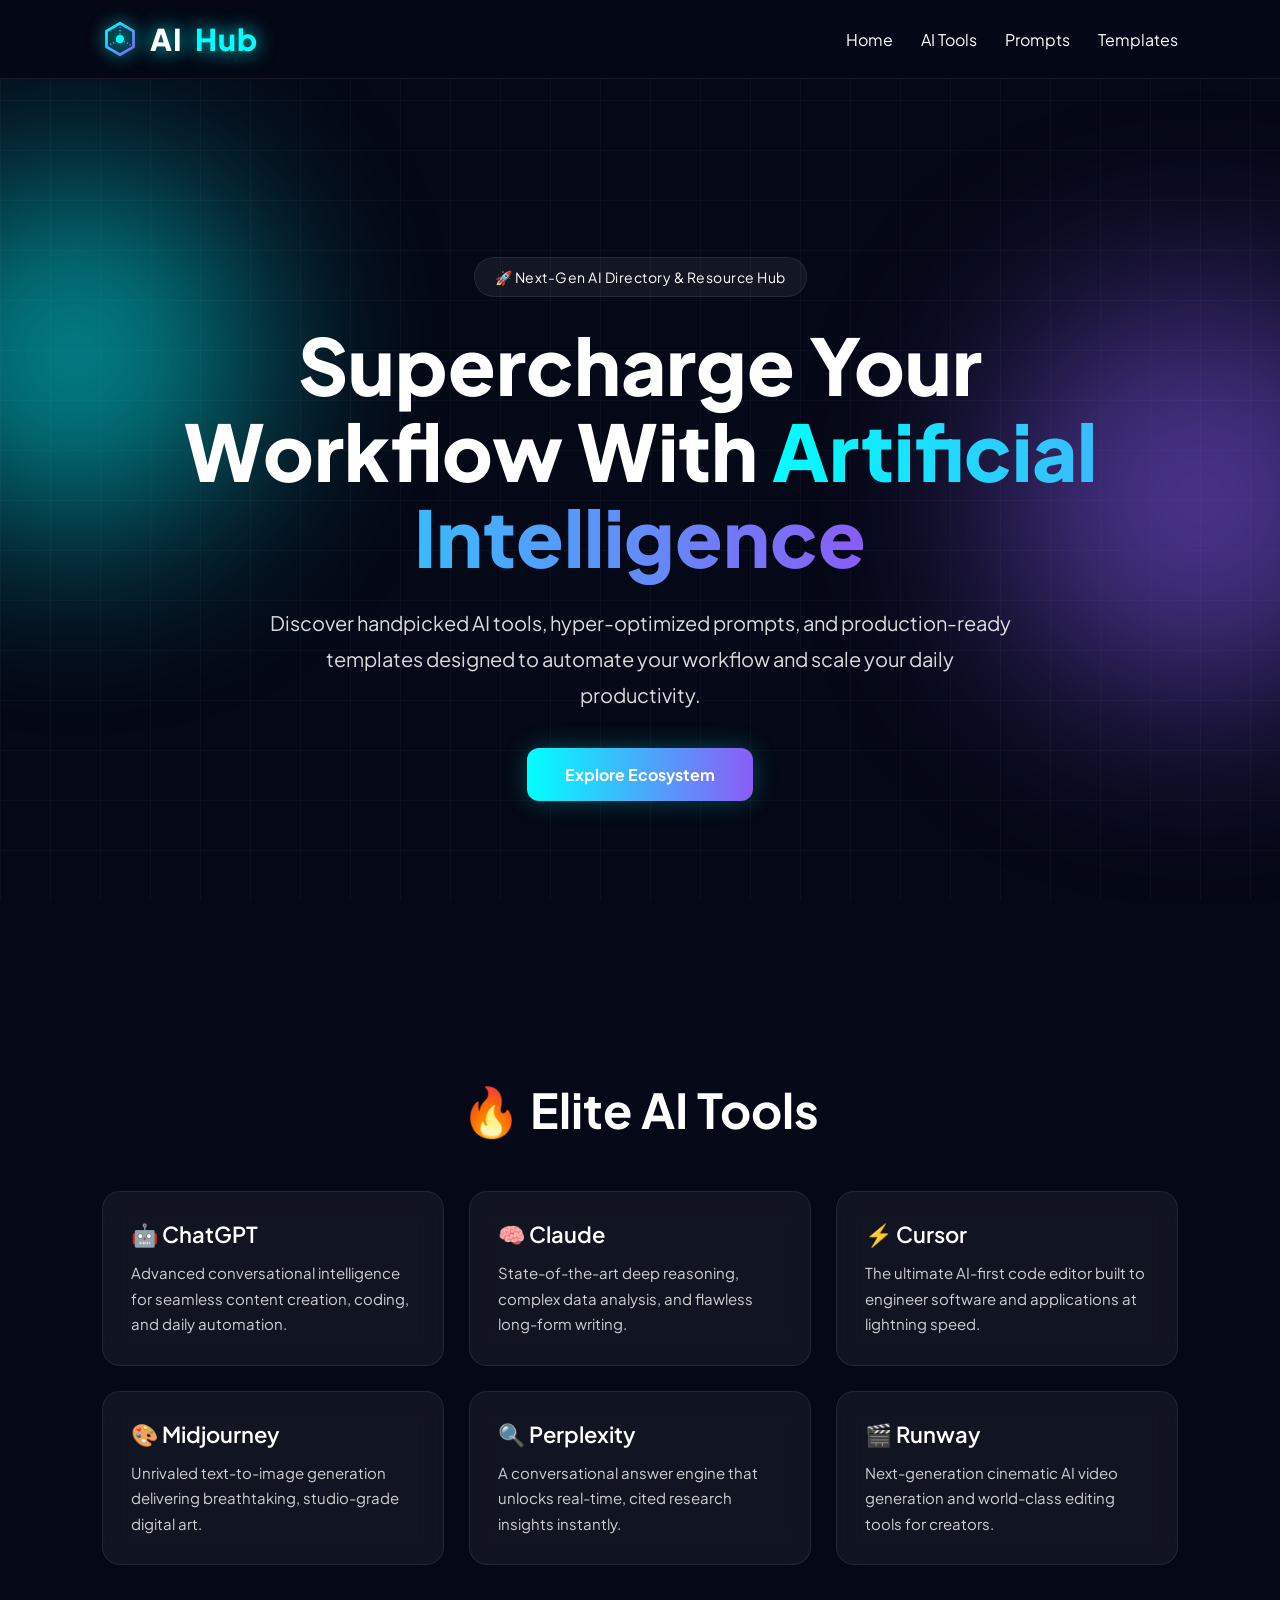
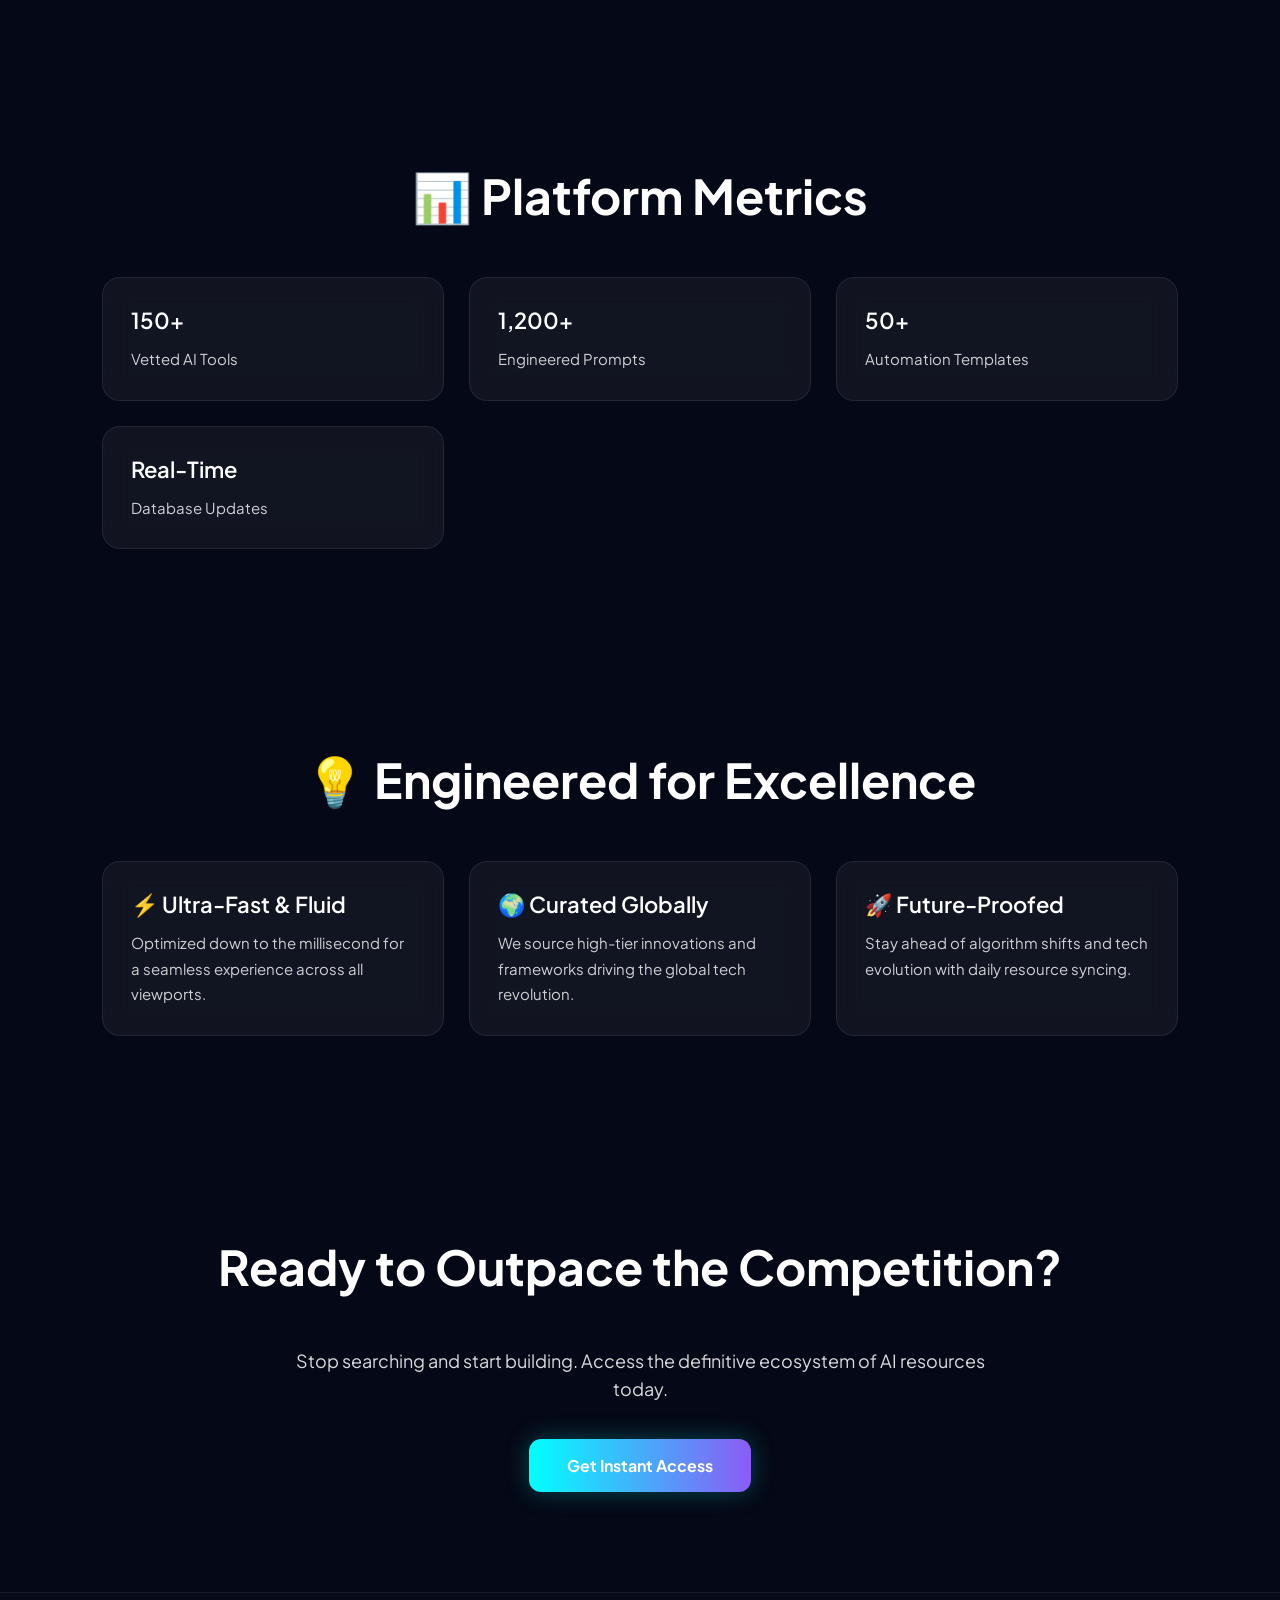
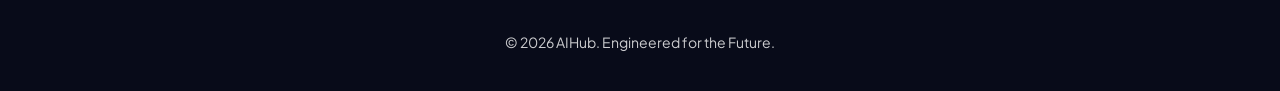
<file: index.html>
<!DOCTYPE html>
<html lang="en">
<head>
<meta charset="UTF-8">
<meta name="viewport" content="width=device-width, initial-scale=1.0">

<title>AIHub - Elevate Your Workflow with Artificial Intelligence</title>

<meta name="description" content="Discover curated AI tools, engineered prompts, and production-ready templates to automate your workflow.">

<link rel="stylesheet" href="style.css">

</head>
<body>

<header>

<div class="logo">
  <!-- LOGO SVG FUTURISTIK -->
  <svg xmlns="http://www.w3.org/2000/svg" viewBox="0 0 32 32" style="width: 36px; height: 36px; filter: drop-shadow(0 0 8px #00ffff);">
    <defs>
      <linearGradient id="aiHubGrad" x1="0%" y1="0%" x2="100%" y2="100%">
        <stop offset="0%" stop-color="#00ffff" />
        <stop offset="100%" stop-color="#8b5cf6" />
      </linearGradient>
    </defs>
    <path d="M16 2 L28 9 L28 23 L16 30 L4 23 L4 9 Z" fill="none" stroke="url(#aiHubGrad)" stroke-width="2.5" stroke-linejoin="round"/>
    <path d="M16 2 L16 16 L28 23 M16 16 L4 23" fill="none" stroke="url(#aiHubGrad)" stroke-width="1.5" stroke-linejoin="round" stroke-dasharray="1 2"/>
    <circle cx="16" cy="16" r="3.5" fill="#00ffff" />
  </svg>
  AI<span>Hub</span>
</div>

<nav>
<a href="index.html">Home</a>
<a href="ai-tools.html">AI Tools</a>
<a href="prompts.html">Prompts</a>
<a href="templates.html">Templates</a>
</nav>

</header>

<section class="hero">

<div class="orb orb1"></div>
<div class="orb orb2"></div>

<div class="hero-content">

<div class="badge">
🚀 Next-Gen AI Directory & Resource Hub
</div>

<h1>
Supercharge Your Workflow With
<span class="gradient">Artificial Intelligence</span>
</h1>

<p>
Discover handpicked AI tools, hyper-optimized prompts, and 
production-ready templates designed to automate your workflow 
and scale your daily productivity.
</p>

<a href="ai-tools.html" class="btn">
Explore Ecosystem
</a>

</div>

</section>

<section class="section">

<h2 class="section-title">
🔥 Elite AI Tools
</h2>

<div class="grid">

<div class="card">
<h3>🤖 ChatGPT</h3>
<p>Advanced conversational intelligence for seamless content creation, coding, and daily automation.</p>
</div>

<div class="card">
<h3>🧠 Claude</h3>
<p>State-of-the-art deep reasoning, complex data analysis, and flawless long-form writing.</p>
</div>

<div class="card">
<h3>⚡ Cursor</h3>
<p>The ultimate AI-first code editor built to engineer software and applications at lightning speed.</p>
</div>

<div class="card">
<h3>🎨 Midjourney</h3>
<p>Unrivaled text-to-image generation delivering breathtaking, studio-grade digital art.</p>
</div>

<div class="card">
<h3>🔍 Perplexity</h3>
<p>A conversational answer engine that unlocks real-time, cited research insights instantly.</p>
</div>

<div class="card">
<h3>🎬 Runway</h3>
<p>Next-generation cinematic AI video generation and world-class editing tools for creators.</p>
</div>

</div>

</section>

<section class="section">

<h2 class="section-title">
📊 Platform Metrics
</h2>

<div class="grid">

<div class="card">
<h3>150+</h3>
<p>Vetted AI Tools</p>
</div>

<div class="card">
<h3>1,200+</h3>
<p>Engineered Prompts</p>
</div>

<div class="card">
<h3>50+</h3>
<p>Automation Templates</p>
</div>

<div class="card">
<h3>Real-Time</h3>
<p>Database Updates</p>
</div>

</div>

</section>

<section class="section">

<h2 class="section-title">
💡 Engineered for Excellence
</h2>

<div class="grid">

<div class="card">
<h3>⚡ Ultra-Fast & Fluid</h3>
<p>Optimized down to the millisecond for a seamless experience across all viewports.</p>
</div>

<div class="card">
<h3>🌍 Curated Globally</h3>
<p>We source high-tier innovations and frameworks driving the global tech revolution.</p>
</div>

<div class="card">
<h3>🚀 Future-Proofed</h3>
<p>Stay ahead of algorithm shifts and tech evolution with daily resource syncing.</p>
</div>

</div>

</section>

<section class="section">

<h2 class="section-title">
Ready to Outpace the Competition?
</h2>

<div style="text-align:center;">

<p style="max-width:700px;margin:auto;opacity:0.85;font-size:18px;line-height:1.6;">
Stop searching and start building. Access the definitive ecosystem of AI resources today.
</p>

<a href="ai-tools.html" class="btn">
Get Instant Access
</a>

</div>

</section>

<footer>

<p>
© 2026 AIHub. Engineered for the Future.
</p>

</footer>

</body>
</html>
</file>
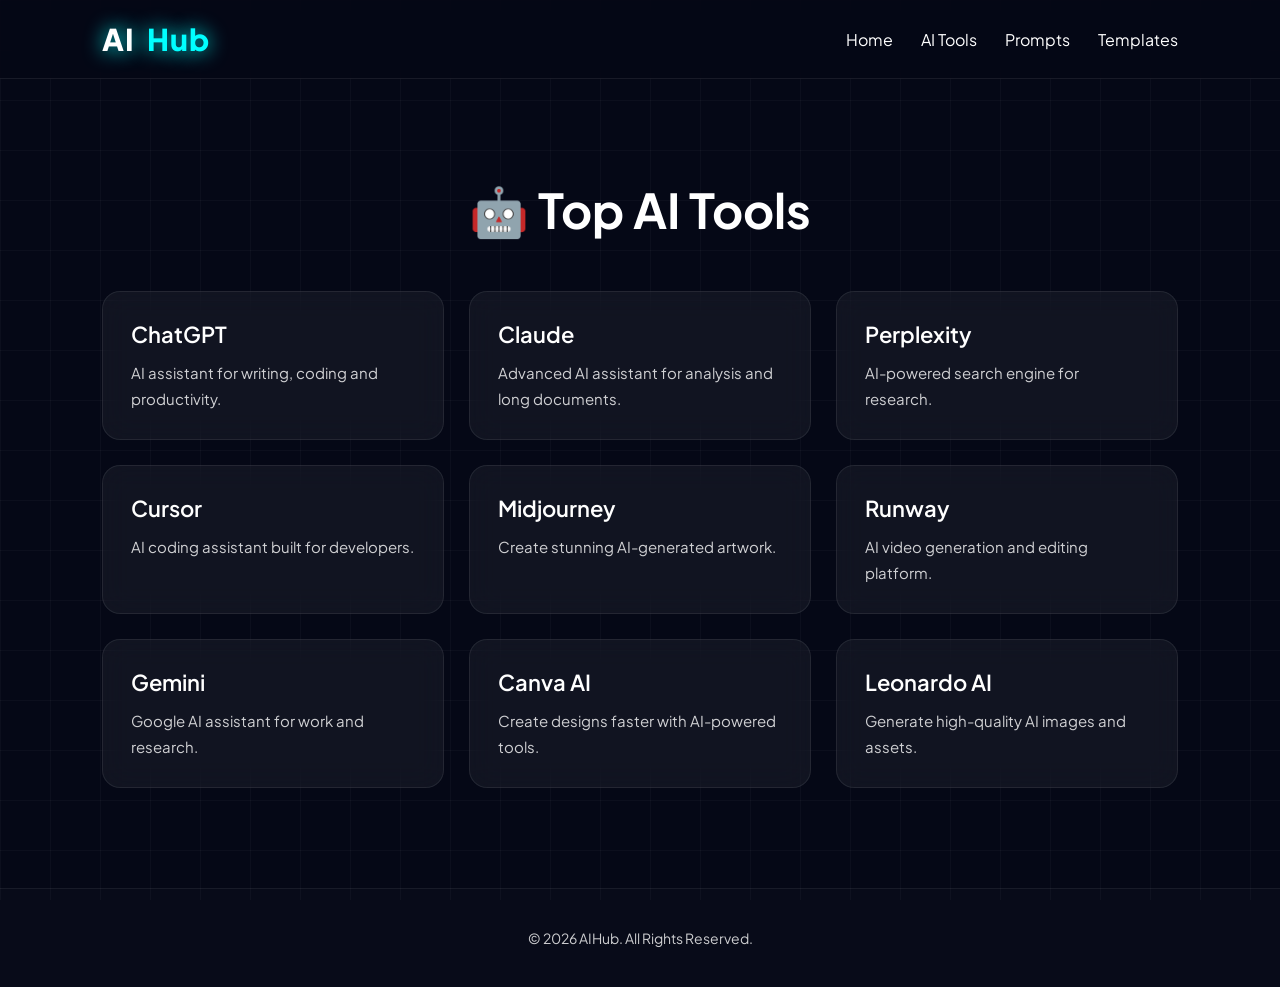
<file: ai-tools.html>
<!DOCTYPE html>
<html lang="en">
<head>
<meta charset="UTF-8">
<meta name="viewport" content="width=device-width, initial-scale=1.0">

<title>AI Tools | AIHub</title>

<link rel="stylesheet" href="style.css">

</head>
<body>

<header>

<div class="logo">
AI<span>Hub</span>
</div>

<nav>
<a href="index.html">Home</a>
<a href="ai-tools.html">AI Tools</a>
<a href="prompts.html">Prompts</a>
<a href="templates.html">Templates</a>
</nav>

</header>

<section class="section">

<h1 class="section-title">
🤖 Top AI Tools
</h1>

<div class="grid">

<div class="card">
<h3>ChatGPT</h3>
<p>
AI assistant for writing, coding and productivity.
</p>
</div>

<div class="card">
<h3>Claude</h3>
<p>
Advanced AI assistant for analysis and long documents.
</p>
</div>

<div class="card">
<h3>Perplexity</h3>
<p>
AI-powered search engine for research.
</p>
</div>

<div class="card">
<h3>Cursor</h3>
<p>
AI coding assistant built for developers.
</p>
</div>

<div class="card">
<h3>Midjourney</h3>
<p>
Create stunning AI-generated artwork.
</p>
</div>

<div class="card">
<h3>Runway</h3>
<p>
AI video generation and editing platform.
</p>
</div>

<div class="card">
<h3>Gemini</h3>
<p>
Google AI assistant for work and research.
</p>
</div>

<div class="card">
<h3>Canva AI</h3>
<p>
Create designs faster with AI-powered tools.
</p>
</div>

<div class="card">
<h3>Leonardo AI</h3>
<p>
Generate high-quality AI images and assets.
</p>
</div>

</div>

</section>

<footer>
<p>© 2026 AIHub. All Rights Reserved.</p>
</footer>

</body>
</html>
</file>
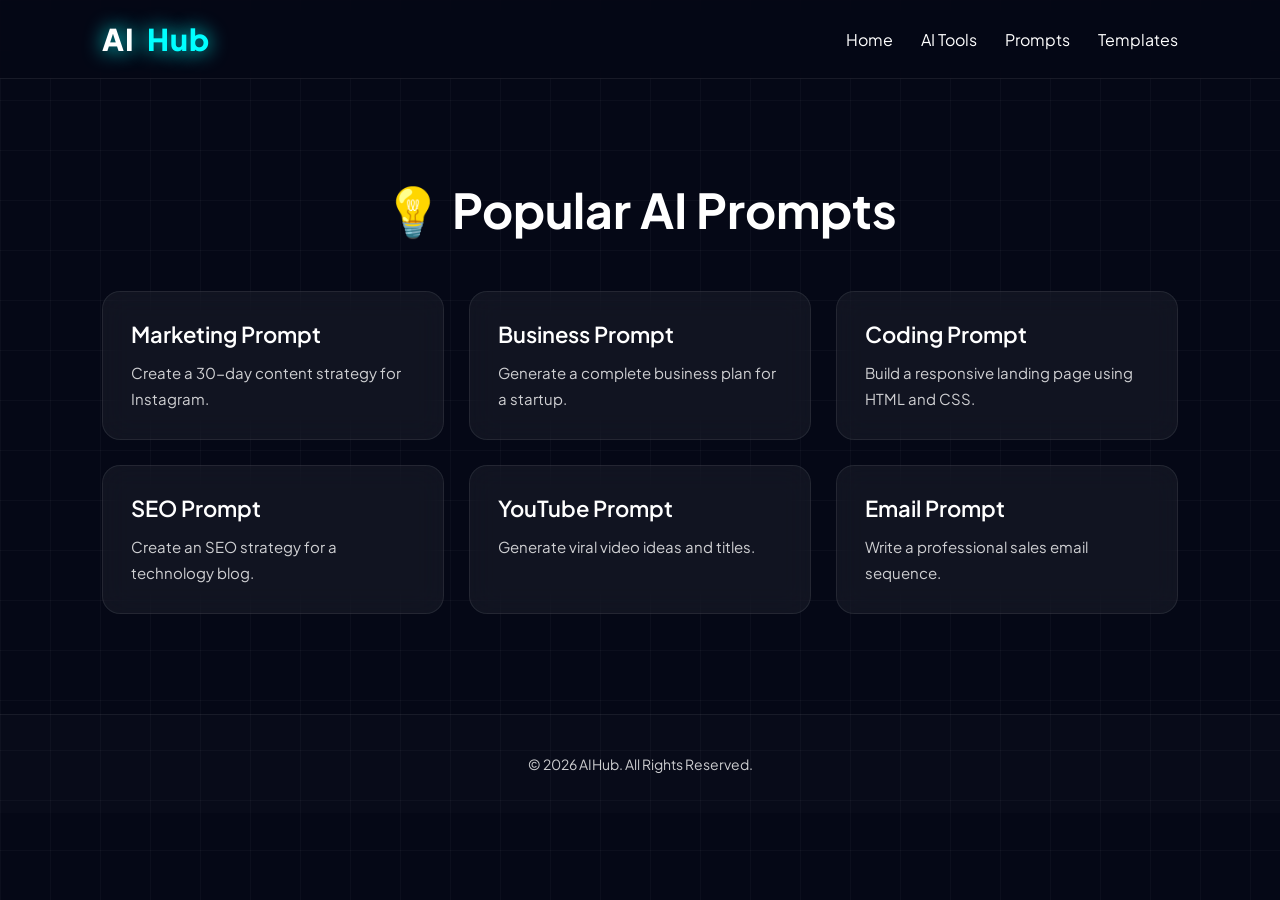
<file: prompts.html>
<!DOCTYPE html>
<html lang="en">
<head>
<meta charset="UTF-8">
<meta name="viewport" content="width=device-width, initial-scale=1.0">
<title>AI Prompts | AIHub</title>
<link rel="stylesheet" href="style.css">
</head>

<body>

<header>

<div class="logo">
AI<span>Hub</span>
</div>

<nav>
<a href="index.html">Home</a>
<a href="ai-tools.html">AI Tools</a>
<a href="prompts.html">Prompts</a>
<a href="templates.html">Templates</a>
</nav>

</header>

<section class="section">

<h1 class="section-title">
💡 Popular AI Prompts
</h1>

<div class="grid">

<div class="card">
<h3>Marketing Prompt</h3>
<p>Create a 30-day content strategy for Instagram.</p>
</div>

<div class="card">
<h3>Business Prompt</h3>
<p>Generate a complete business plan for a startup.</p>
</div>

<div class="card">
<h3>Coding Prompt</h3>
<p>Build a responsive landing page using HTML and CSS.</p>
</div>

<div class="card">
<h3>SEO Prompt</h3>
<p>Create an SEO strategy for a technology blog.</p>
</div>

<div class="card">
<h3>YouTube Prompt</h3>
<p>Generate viral video ideas and titles.</p>
</div>

<div class="card">
<h3>Email Prompt</h3>
<p>Write a professional sales email sequence.</p>
</div>

</div>

</section>

<footer>
<p>© 2026 AIHub. All Rights Reserved.</p>
</footer>

</body>
</html>
</file>
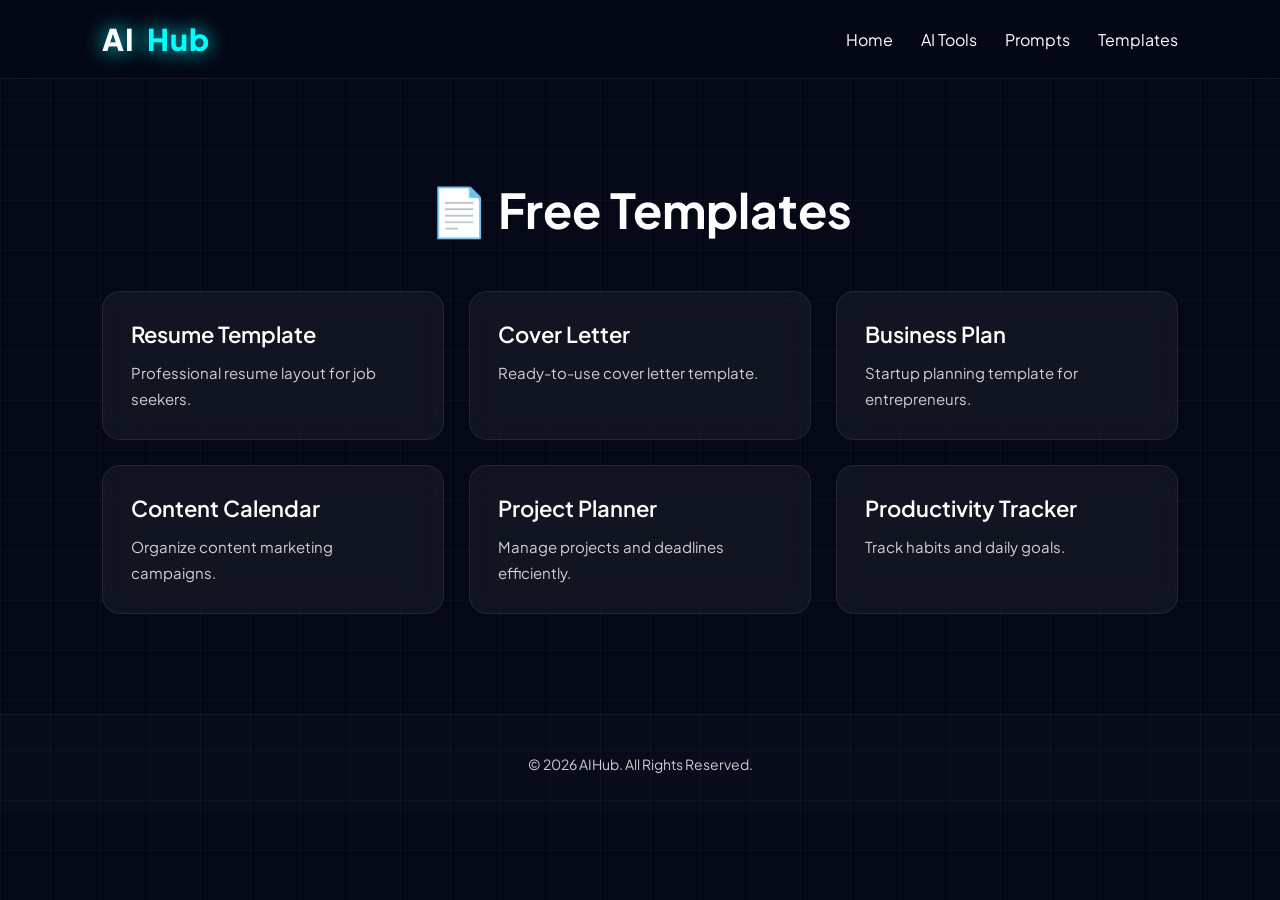
<file: templates.html>
<!DOCTYPE html>
<html lang="en">
<head>
<meta charset="UTF-8">
<meta name="viewport" content="width=device-width, initial-scale=1.0">
<title>Templates | AIHub</title>
<link rel="stylesheet" href="style.css">
</head>

<body>

<header>

<div class="logo">
AI<span>Hub</span>
</div>

<nav>
<a href="index.html">Home</a>
<a href="ai-tools.html">AI Tools</a>
<a href="prompts.html">Prompts</a>
<a href="templates.html">Templates</a>
</nav>

</header>

<section class="section">

<h1 class="section-title">
📄 Free Templates
</h1>

<div class="grid">

<div class="card">
<h3>Resume Template</h3>
<p>Professional resume layout for job seekers.</p>
</div>

<div class="card">
<h3>Cover Letter</h3>
<p>Ready-to-use cover letter template.</p>
</div>

<div class="card">
<h3>Business Plan</h3>
<p>Startup planning template for entrepreneurs.</p>
</div>

<div class="card">
<h3>Content Calendar</h3>
<p>Organize content marketing campaigns.</p>
</div>

<div class="card">
<h3>Project Planner</h3>
<p>Manage projects and deadlines efficiently.</p>
</div>

<div class="card">
<h3>Productivity Tracker</h3>
<p>Track habits and daily goals.</p>
</div>

</div>

</section>

<footer>
<p>© 2026 AIHub. All Rights Reserved.</p>
</footer>

</body>
</html>
</file>
<file: style.css>
@import url('https://fonts.googleapis.com/css2?family=Plus+Jakarta+Sans:wght@400;500;600;700;800&display=swap');

*{
margin:0;
padding:0;
box-sizing:border-box;
font-family: 'Plus Jakarta Sans', sans-serif;
}

html{
scroll-behavior:smooth;
}

body{
background:#050816;
color:white;
overflow-x:hidden;
position:relative;
}

/* AI GRID BACKGROUND */
body::before{
content:'';
position:fixed;
inset:0;
background-image:
linear-gradient(rgba(255,255,255,.03) 1px, transparent 1px),
linear-gradient(90deg, rgba(255,255,255,.03) 1px, transparent 1px);
background-size:50px 50px;
pointer-events:none;
z-index:-2;
}

/* NAVBAR */
header{
position:sticky;
top:0;
z-index:1000;
display:flex;
justify-content:space-between;
align-items:center;
padding:20px 8%;
background:rgba(5,8,22,.85);
backdrop-filter:blur(16px);
border-bottom:1px solid rgba(255,255,255,.08);
}

.logo{
font-size:30px;
font-weight:800;
letter-spacing:1px;
text-shadow:0 0 20px #00ffff;
/* Baris tambahan di bawah ini bikin logo & tulisan sejajar rapi */
display: flex;
align-items: center;
gap: 12px; 
}

.logo span{
color:#00ffff;
}

nav a{
position:relative;
margin-left:25px;
text-decoration:none;
color:white;
transition:.3s;
}

nav a:hover{
color:#00ffff;
text-shadow:0 0 10px #00ffff;
}

nav a::after{
content:'';
position:absolute;
left:0;
bottom:-6px;
width:0;
height:2px;
background:#00ffff;
transition:.3s;
}

nav a:hover::after{
width:100%;
}

/* HERO */
.hero{
min-height:100vh;
display:flex;
justify-content:center;
align-items:center;
text-align:center;
padding:40px;
position:relative;
overflow:hidden;
}

.hero-content{
max-width:950px;
z-index:2;
}

/* FLOATING ORBS */
.orb{
position:absolute;
border-radius:50%;
filter:blur(100px);
opacity:.55;
}

.orb1{
width:350px;
height:350px;
background:#00ffff;
top:100px;
left:-100px;
animation:float 10s ease-in-out infinite;
}

.orb2{
width:400px;
height:400px;
background:#8b5cf6;
right:-120px;
top:220px;
animation:float 12s ease-in-out infinite;
}

@keyframes float{
0%,100%{
transform:translateY(0px);
}
50%{
transform:translateY(-50px);
}
}

.badge{
display:inline-block;
padding:10px 20px;
background:rgba(255,255,255,.06);
border:1px solid rgba(255,255,255,.08);
border-radius:50px;
margin-bottom:25px;
font-size: 14px;
letter-spacing: 0.5px;
}

.hero h1{
font-size:78px;
line-height:1.1;
margin-bottom:25px;
font-weight: 800;
}

.gradient{
background:linear-gradient(90deg,#00ffff,#8b5cf6);
-webkit-background-clip:text;
-webkit-text-fill-color:transparent;
}

.hero p{
font-size:20px;
line-height:1.8;
opacity:.85;
max-width:750px;
margin:auto;
}

.btn{
display:inline-block;
margin-top:35px;
padding:16px 38px;
background:linear-gradient(90deg,#00ffff,#8b5cf6);
border-radius:12px;
color:white;
font-weight:700;
text-decoration:none;
transition:.3s;
box-shadow:0 0 25px rgba(0,255,255,.25);
}

.btn:hover{
transform:translateY(-5px);
box-shadow:0 0 35px rgba(0,255,255,.45);
}

/* SECTIONS */
.section{
padding:100px 8%;
}

.section-title{
font-size:48px;
text-align:center;
margin-bottom:50px;
font-weight: 700;
}

/* CARDS */
.grid{
display:grid;
grid-template-columns:repeat(auto-fit,minmax(280px,1fr));
gap:25px;
}

.card{
background:rgba(255,255,255,.05);
backdrop-filter:blur(14px);
border:1px solid rgba(255,255,255,.08);
padding:28px;
border-radius:18px;
transition:.35s;
}

.card:hover{
transform:translateY(-10px) scale(1.03);
border-color:#00ffff;
box-shadow:0 0 30px rgba(0,255,255,.25);
}

.card h3{
font-size:22px;
margin-bottom:12px;
font-weight: 600;
color: #fff;
}

.card p{
opacity:.8;
line-height:1.7;
font-size: 15px;
}

/* FOOTER */
footer{
padding:40px;
text-align:center;
border-top:1px solid rgba(255,255,255,.08);
background:rgba(255,255,255,.02);
font-size: 14px;
opacity: 0.8;
}

/* MOBILE RESPONSIVE */
@media(max-width:768px){
header{
flex-direction:column;
gap:15px;
padding: 20px 4%;
}

nav{
display:flex;
flex-wrap:wrap;
justify-content:center;
gap: 10px;
}

nav a {
margin-left: 10px;
margin-right: 10px;
}

.hero h1{
font-size:46px;
}

.hero p{
font-size:16px;
}

.section-title{
font-size:34px;
}
}
</file>
